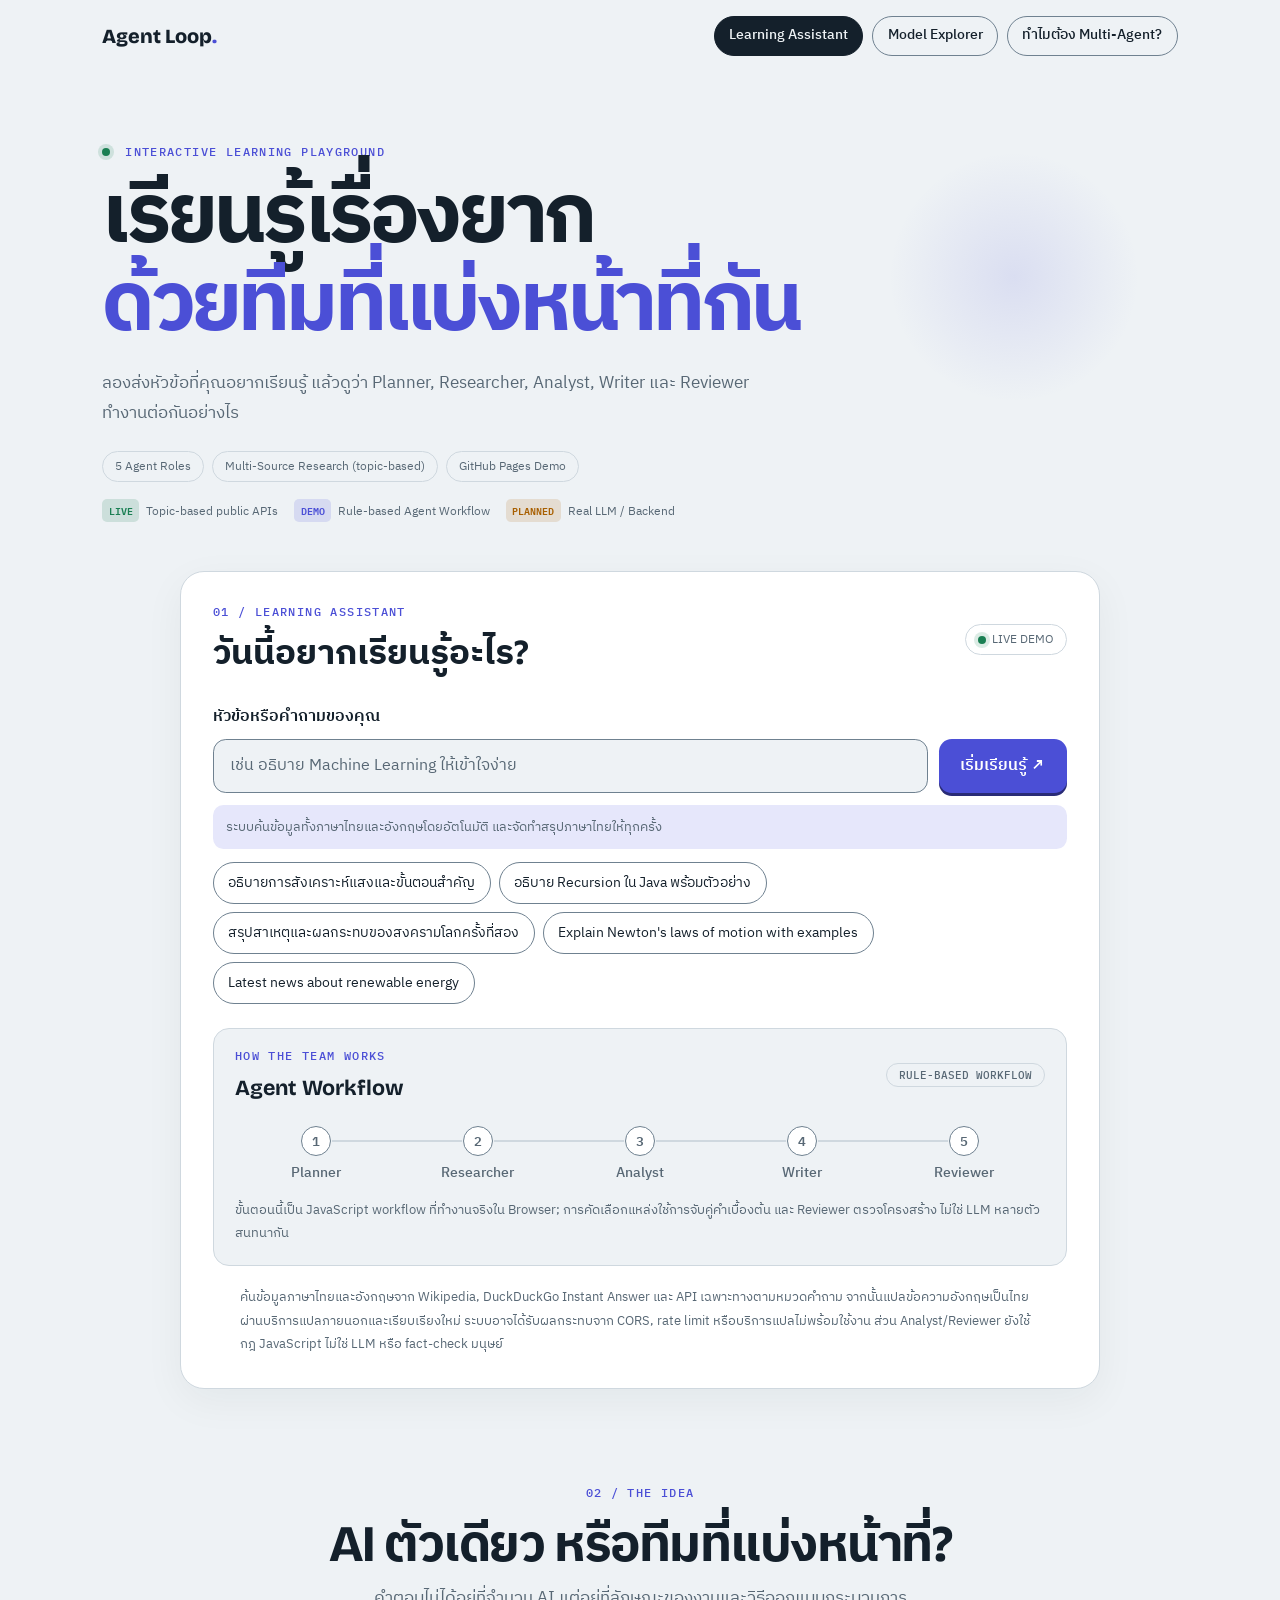
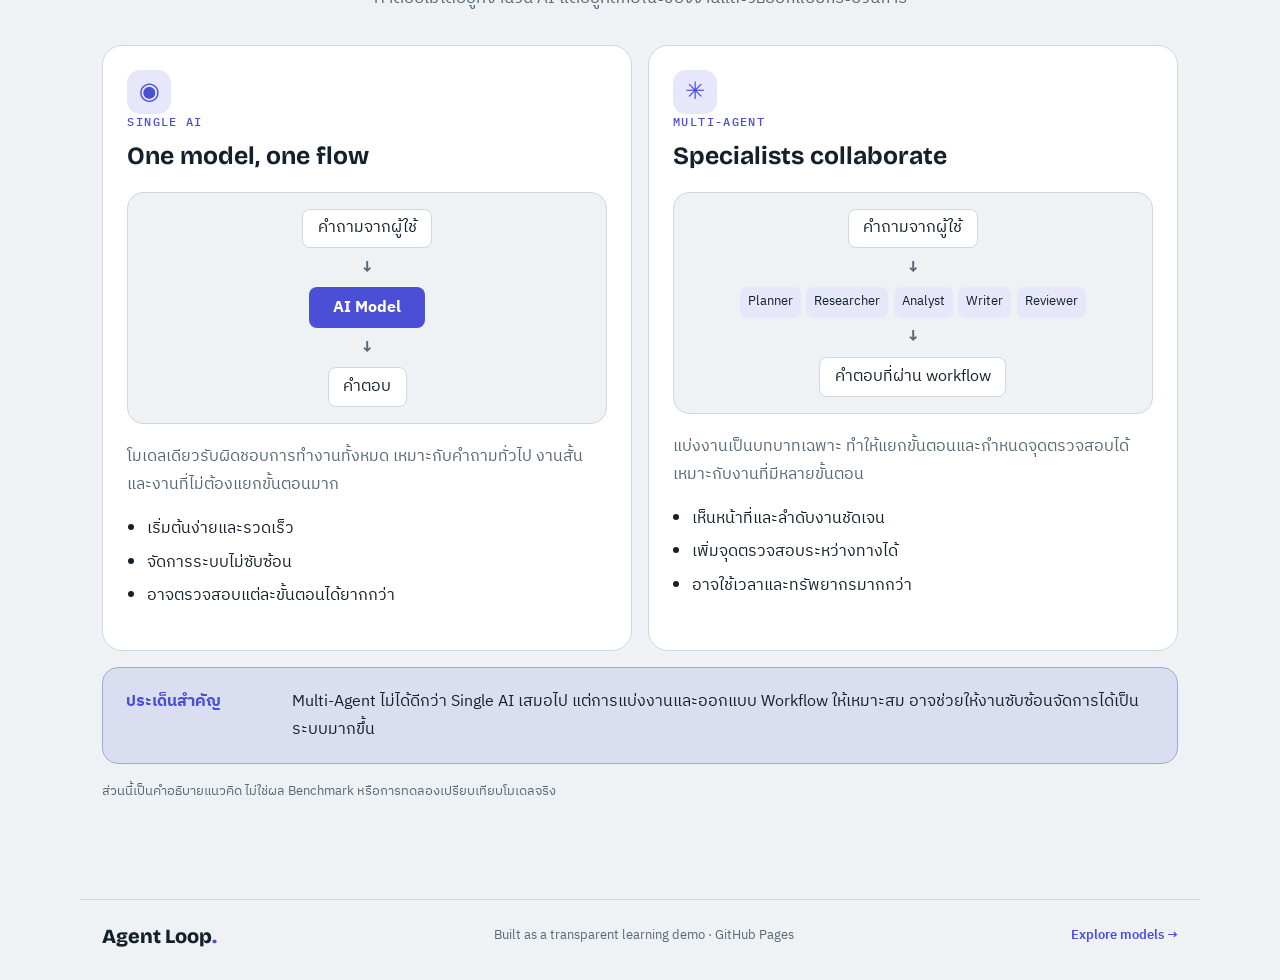
<file: index.html>
<!DOCTYPE html>
<html lang="th">
<head>
<meta charset="utf-8">
<meta name="viewport" content="width=device-width, initial-scale=1">
<meta name="description" content="ทดลองเรียนรู้ผ่าน Agent Workflow และเข้าใจความแตกต่างระหว่าง Single AI กับ Multi-Agent">
<title>Agent Loop · Learning Assistant</title>
<link rel="preconnect" href="https://fonts.googleapis.com">
<link rel="preconnect" href="https://fonts.gstatic.com" crossorigin>
<link href="https://fonts.googleapis.com/css2?family=Bricolage+Grotesque:wght@600;700;800&family=IBM+Plex+Sans+Thai:wght@400;500;600&family=IBM+Plex+Mono&display=swap" rel="stylesheet">
<link rel="stylesheet" href="style.css">
</head>
<body>
<nav class="nav" aria-label="เมนูหลัก">
  <a class="brand" href="index.html">Agent Loop<span class="brand-dot">.</span></a>
  <div class="nav-links">
    <a href="index.html" aria-current="page">Learning Assistant</a>
    <a href="models.html">Model Explorer</a>
    <a class="nav-anchor" href="#approach-comparison">ทำไมต้อง Multi-Agent?</a>
  </div>
</nav>

<header class="hero">
  <p class="eyebrow"><span class="live-dot"></span> INTERACTIVE LEARNING PLAYGROUND</p>
  <h1>เรียนรู้เรื่องยาก<br><span class="gradient-text">ด้วยทีมที่แบ่งหน้าที่กัน</span></h1>
  <p class="hero-copy">ลองส่งหัวข้อที่คุณอยากเรียนรู้ แล้วดูว่า Planner, Researcher, Analyst, Writer และ Reviewer ทำงานต่อกันอย่างไร</p>
  <div class="hero-tags"><span>5 Agent Roles</span><span>Multi-Source Research (topic-based)</span><span>GitHub Pages Demo</span></div>
  <div class="status-legend"><span><b class="legend-live">LIVE</b> Topic-based public APIs</span><span><b class="legend-demo">DEMO</b> Rule-based Agent Workflow</span><span><b class="legend-planned">PLANNED</b> Real LLM / Backend</span></div>
</header>

<main>
  <section class="workspace" aria-labelledby="ask-title">
    <div class="section-heading">
      <div><p class="eyebrow">01 / LEARNING ASSISTANT</p><h2 id="ask-title">วันนี้อยากเรียนรู้อะไร?</h2></div>
      <span class="status-pill"><span class="live-dot"></span> LIVE DEMO</span>
    </div>
    <form id="form" class="ask">
      <label for="q">หัวข้อหรือคำถามของคุณ</label>
      <div class="input-row"><input id="q" required maxlength="180" placeholder="เช่น อธิบาย Machine Learning ให้เข้าใจง่าย" autocomplete="off"><button class="run" id="go" type="submit">เริ่มเรียนรู้ <span aria-hidden="true">↗</span></button></div>
      <p class="micro-note search-language-note">ระบบค้นข้อมูลทั้งภาษาไทยและอังกฤษโดยอัตโนมัติ และจัดทำสรุปภาษาไทยให้ทุกครั้ง</p>
      <div id="chips" class="chips" aria-label="ตัวอย่างคำถาม"></div>
    </form>

    <section class="workflow-panel" aria-labelledby="workflow-title">
      <div class="panel-heading"><div><p class="eyebrow">HOW THE TEAM WORKS</p><h3 id="workflow-title">Agent Workflow</h3></div><span class="demo-label">RULE-BASED WORKFLOW</span></div>
      <ol id="pipe" class="pipe" aria-label="ลำดับการทำงานของ Agent"></ol>
      <p class="micro-note">ขั้นตอนนี้เป็น JavaScript workflow ที่ทำงานจริงใน Browser; การคัดเลือกแหล่งใช้การจับคู่คำเบื้องต้น และ Reviewer ตรวจโครงสร้าง ไม่ใช่ LLM หลายตัวสนทนากัน</p>
    </section>

    <section id="chat" class="result-area" hidden aria-live="polite">
      <div class="bubble user" id="ubub"></div>
      <div class="answer-card">
        <div class="answer-top"><span class="answer-mark">✳</span><div><p class="eyebrow">LEARNING RESULT</p><h3>สรุปสำหรับคุณ</h3></div></div>
        <p id="answer"></p>
        <details id="proc" class="process-details"><summary>ดูขั้นตอนการทำงาน <span id="status" class="status"></span></summary><ol id="trace" class="trace"></ol></details>
      </div>
      <article class="sheet-card" id="sheetBox" hidden>
        <div class="sheet-header"><div><p class="eyebrow">YOUR STUDY SHEET</p><h3>ชีทสรุป</h3></div><span class="status-pill">GENERATED IN BROWSER</span></div>
        <div id="sheet" class="sheet"></div>
        <div class="acts"><button type="button" id="dl" class="primary">ดาวน์โหลด .md</button><button type="button" id="copy">คัดลอก Markdown</button></div>
      </article>
    </section>
    <p class="disclaimer">ค้นข้อมูลภาษาไทยและอังกฤษจาก Wikipedia, DuckDuckGo Instant Answer และ API เฉพาะทางตามหมวดคำถาม จากนั้นแปลข้อความอังกฤษเป็นไทยผ่านบริการแปลภายนอกและเรียบเรียงใหม่ ระบบอาจได้รับผลกระทบจาก CORS, rate limit หรือบริการแปลไม่พร้อมใช้งาน ส่วน Analyst/Reviewer ยังใช้กฎ JavaScript ไม่ใช่ LLM หรือ fact-check มนุษย์</p>
  </section>

  <section id="approach-comparison" class="comparison-section">
    <div class="comparison-intro">
      <p class="eyebrow">02 / THE IDEA</p>
      <h2>AI ตัวเดียว หรือทีมที่แบ่งหน้าที่?</h2>
      <p>คำตอบไม่ได้อยู่ที่จำนวน AI แต่อยู่ที่ลักษณะของงานและวิธีออกแบบกระบวนการ</p>
    </div>
    <div class="comparison-grid">
      <article class="compare-card single">
        <div class="compare-icon">◉</div><p class="eyebrow">SINGLE AI</p><h3>One model, one flow</h3>
        <div class="single-flow"><span>คำถามจากผู้ใช้</span><b>↓</b><strong>AI Model</strong><b>↓</b><span>คำตอบ</span></div>
        <p>โมเดลเดียวรับผิดชอบการทำงานทั้งหมด เหมาะกับคำถามทั่วไป งานสั้น และงานที่ไม่ต้องแยกขั้นตอนมาก</p>
        <ul><li>เริ่มต้นง่ายและรวดเร็ว</li><li>จัดการระบบไม่ซับซ้อน</li><li>อาจตรวจสอบแต่ละขั้นตอนได้ยากกว่า</li></ul>
      </article>
      <article class="compare-card multi">
        <div class="compare-icon">✳</div><p class="eyebrow">MULTI-AGENT</p><h3>Specialists collaborate</h3>
        <div class="multi-flow">
          <span>คำถามจากผู้ใช้</span><b>↓</b>
          <div class="agent-mini"><i>Planner</i><i>Researcher</i><i>Analyst</i><i>Writer</i><i>Reviewer</i></div>
          <b>↓</b><span>คำตอบที่ผ่าน workflow</span>
        </div>
        <p>แบ่งงานเป็นบทบาทเฉพาะ ทำให้แยกขั้นตอนและกำหนดจุดตรวจสอบได้ เหมาะกับงานที่มีหลายขั้นตอน</p>
        <ul><li>เห็นหน้าที่และลำดับงานชัดเจน</li><li>เพิ่มจุดตรวจสอบระหว่างทางได้</li><li>อาจใช้เวลาและทรัพยากรมากกว่า</li></ul>
      </article>
    </div>
    <div class="takeaway"><strong>ประเด็นสำคัญ</strong><p>Multi-Agent ไม่ได้ดีกว่า Single AI เสมอไป แต่การแบ่งงานและออกแบบ Workflow ให้เหมาะสม อาจช่วยให้งานซับซ้อนจัดการได้เป็นระบบมากขึ้น</p></div>
    <p class="micro-note">ส่วนนี้เป็นคำอธิบายแนวคิด ไม่ใช่ผล Benchmark หรือการทดลองเปรียบเทียบโมเดลจริง</p>
  </section>
</main>
<footer><a class="brand" href="index.html">Agent Loop<span class="brand-dot">.</span></a><span>Built as a transparent learning demo · GitHub Pages</span><a href="models.html">Explore models →</a></footer>
<script src="data.js"></script><script src="tools.js"></script><script src="app.js"></script>
</body>
</html>
</file>
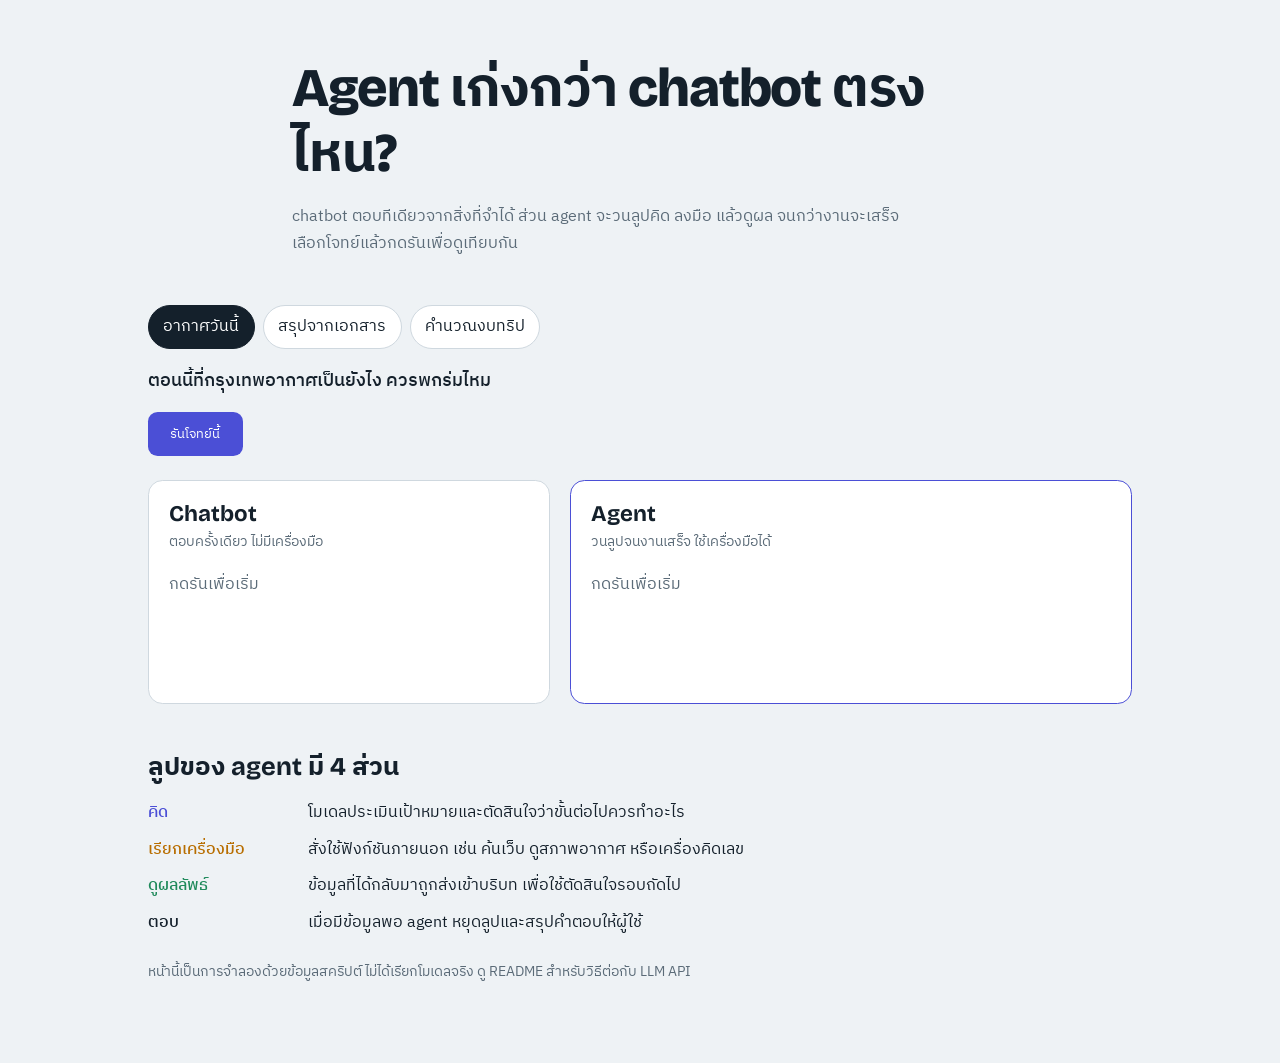
<file: agent-loop-playground/index.html>
<!DOCTYPE html>
<html lang="th">
<head>
<meta charset="utf-8">
<meta name="viewport" content="width=device-width, initial-scale=1">
<title>Agent Loop Playground</title>
<meta name="description" content="ดูว่า AI agent ต่างจาก chatbot ธรรมดายังไง ด้วยการจำลองลูป คิด → เรียกเครื่องมือ → ดูผล ทีละขั้น">
<link rel="preconnect" href="https://fonts.googleapis.com">
<link rel="preconnect" href="https://fonts.gstatic.com" crossorigin>
<link href="https://fonts.googleapis.com/css2?family=Bricolage+Grotesque:wght@600;800&family=IBM+Plex+Sans+Thai:wght@400;500&family=IBM+Plex+Mono&display=swap" rel="stylesheet">
<link rel="stylesheet" href="style.css">
</head>
<body>
<header class="hero">
  <h1>Agent เก่งกว่า chatbot ตรงไหน?</h1>
  <p>chatbot ตอบทีเดียวจากสิ่งที่จำได้ ส่วน agent จะวนลูปคิด ลงมือ แล้วดูผล จนกว่างานจะเสร็จ เลือกโจทย์แล้วกดรันเพื่อดูเทียบกัน</p>
</header>

<main>
  <section class="controls" aria-label="เลือกโจทย์">
    <div id="chips" class="chips" role="radiogroup" aria-label="โจทย์ตัวอย่าง"></div>
    <p id="task" class="task"></p>
    <button id="run" class="run">รันโจทย์นี้</button>
  </section>

  <section class="compare">
    <article class="panel">
      <h2>Chatbot</h2>
      <p class="sub">ตอบครั้งเดียว ไม่มีเครื่องมือ</p>
      <div id="bot" class="out" aria-live="polite"></div>
    </article>
    <article class="panel agent">
      <h2>Agent <span id="round" class="round"></span></h2>
      <p class="sub">วนลูปจนงานเสร็จ ใช้เครื่องมือได้</p>
      <ol id="trace" class="trace" aria-live="polite"></ol>
    </article>
  </section>

  <section class="explain">
    <h2>ลูปของ agent มี 4 ส่วน</h2>
    <dl>
      <dt class="k-think">คิด</dt><dd>โมเดลประเมินเป้าหมายและตัดสินใจว่าขั้นต่อไปควรทำอะไร</dd>
      <dt class="k-tool">เรียกเครื่องมือ</dt><dd>สั่งใช้ฟังก์ชันภายนอก เช่น ค้นเว็บ ดูสภาพอากาศ หรือเครื่องคิดเลข</dd>
      <dt class="k-observe">ดูผลลัพธ์</dt><dd>ข้อมูลที่ได้กลับมาถูกส่งเข้าบริบท เพื่อใช้ตัดสินใจรอบถัดไป</dd>
      <dt class="k-answer">ตอบ</dt><dd>เมื่อมีข้อมูลพอ agent หยุดลูปและสรุปคำตอบให้ผู้ใช้</dd>
    </dl>
    <p class="note">หน้านี้เป็นการจำลองด้วยข้อมูลสคริปต์ ไม่ได้เรียกโมเดลจริง ดู README สำหรับวิธีต่อกับ LLM API</p>
  </section>
</main>
<script src="app.js"></script>
</body>
</html>
</file>
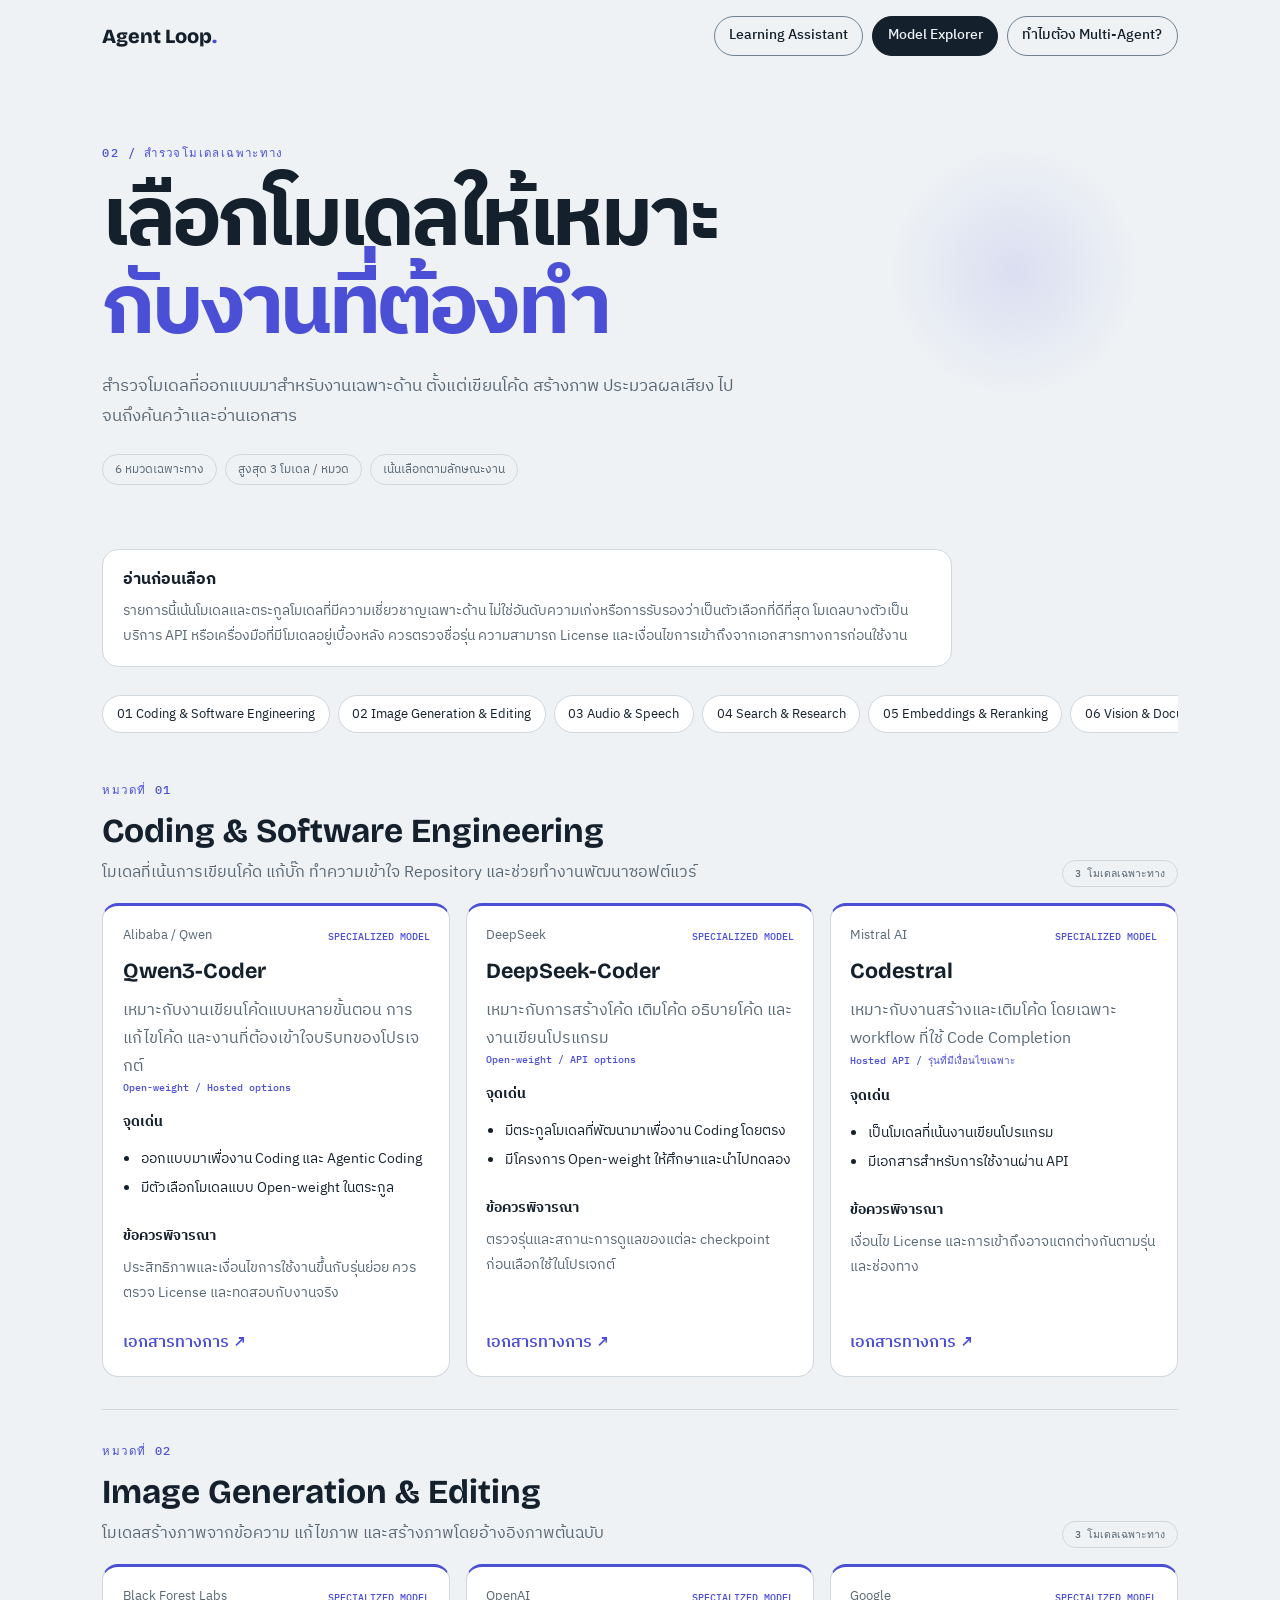
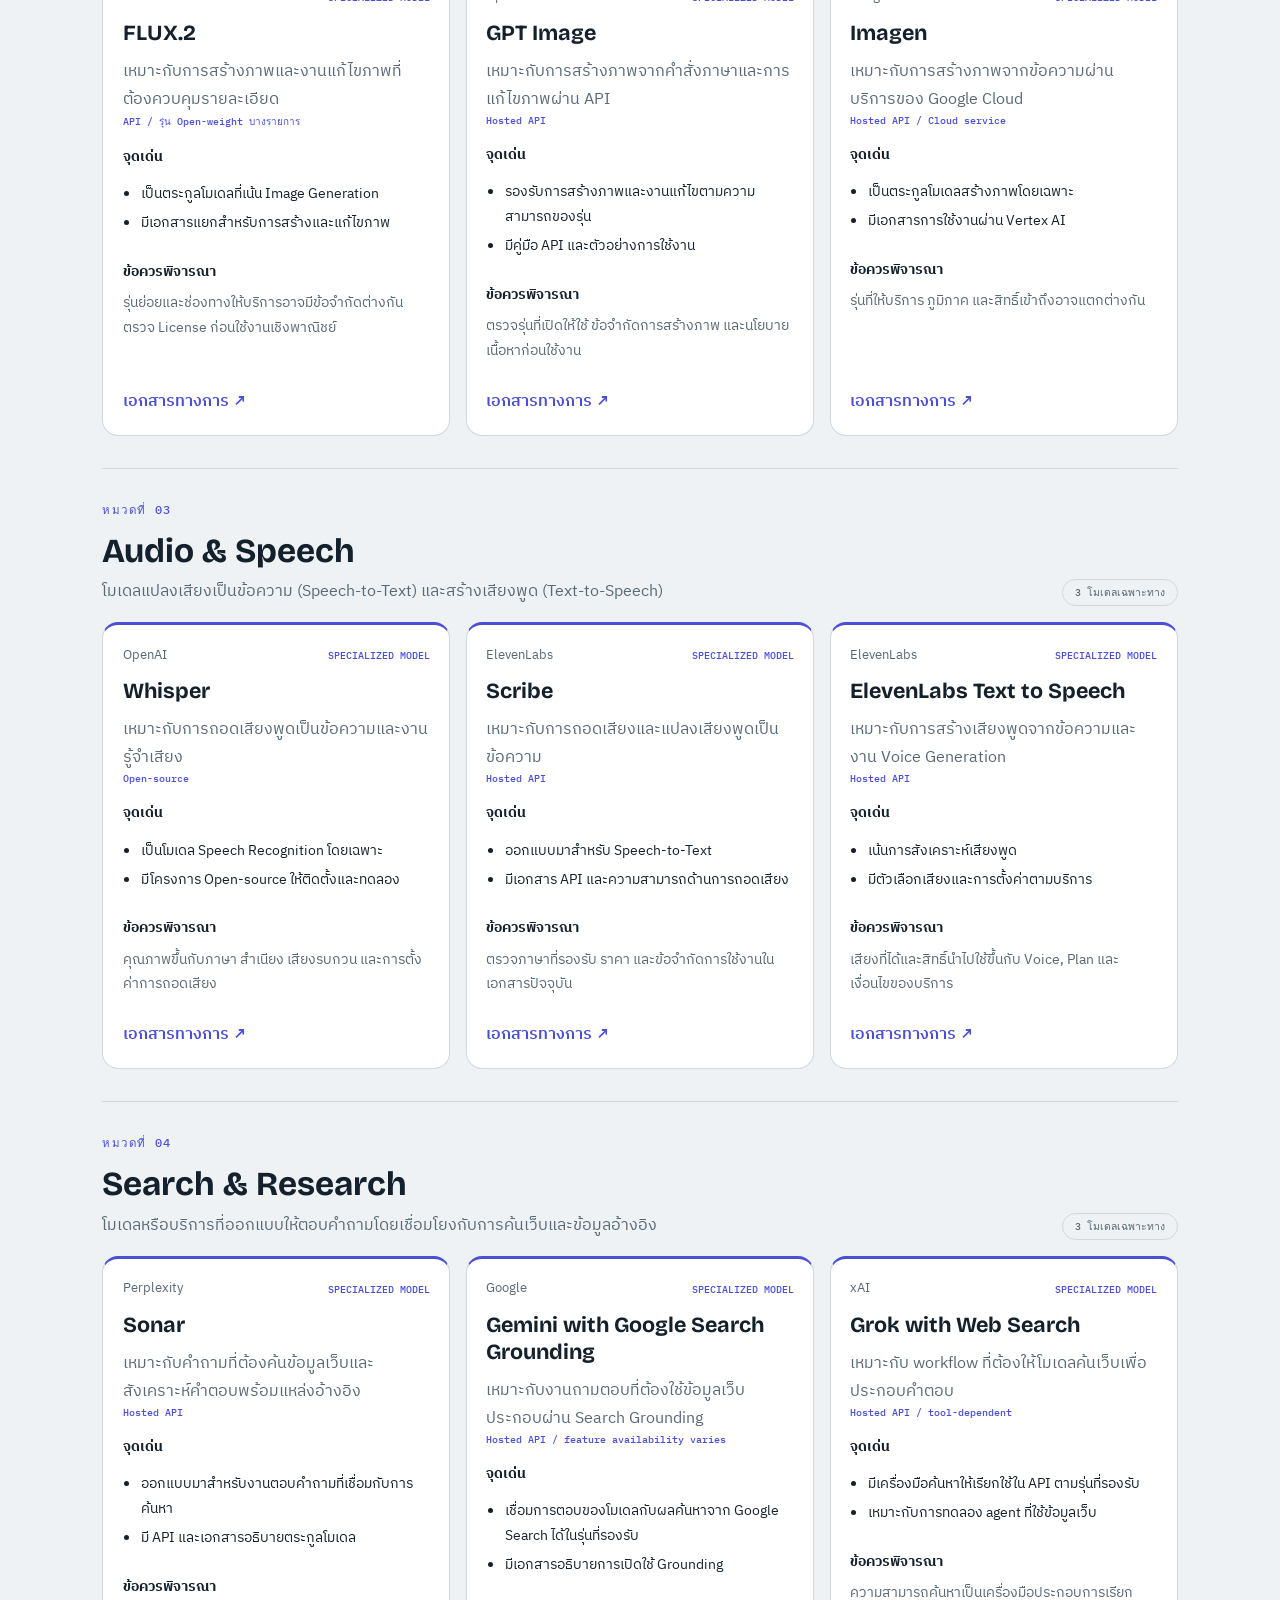
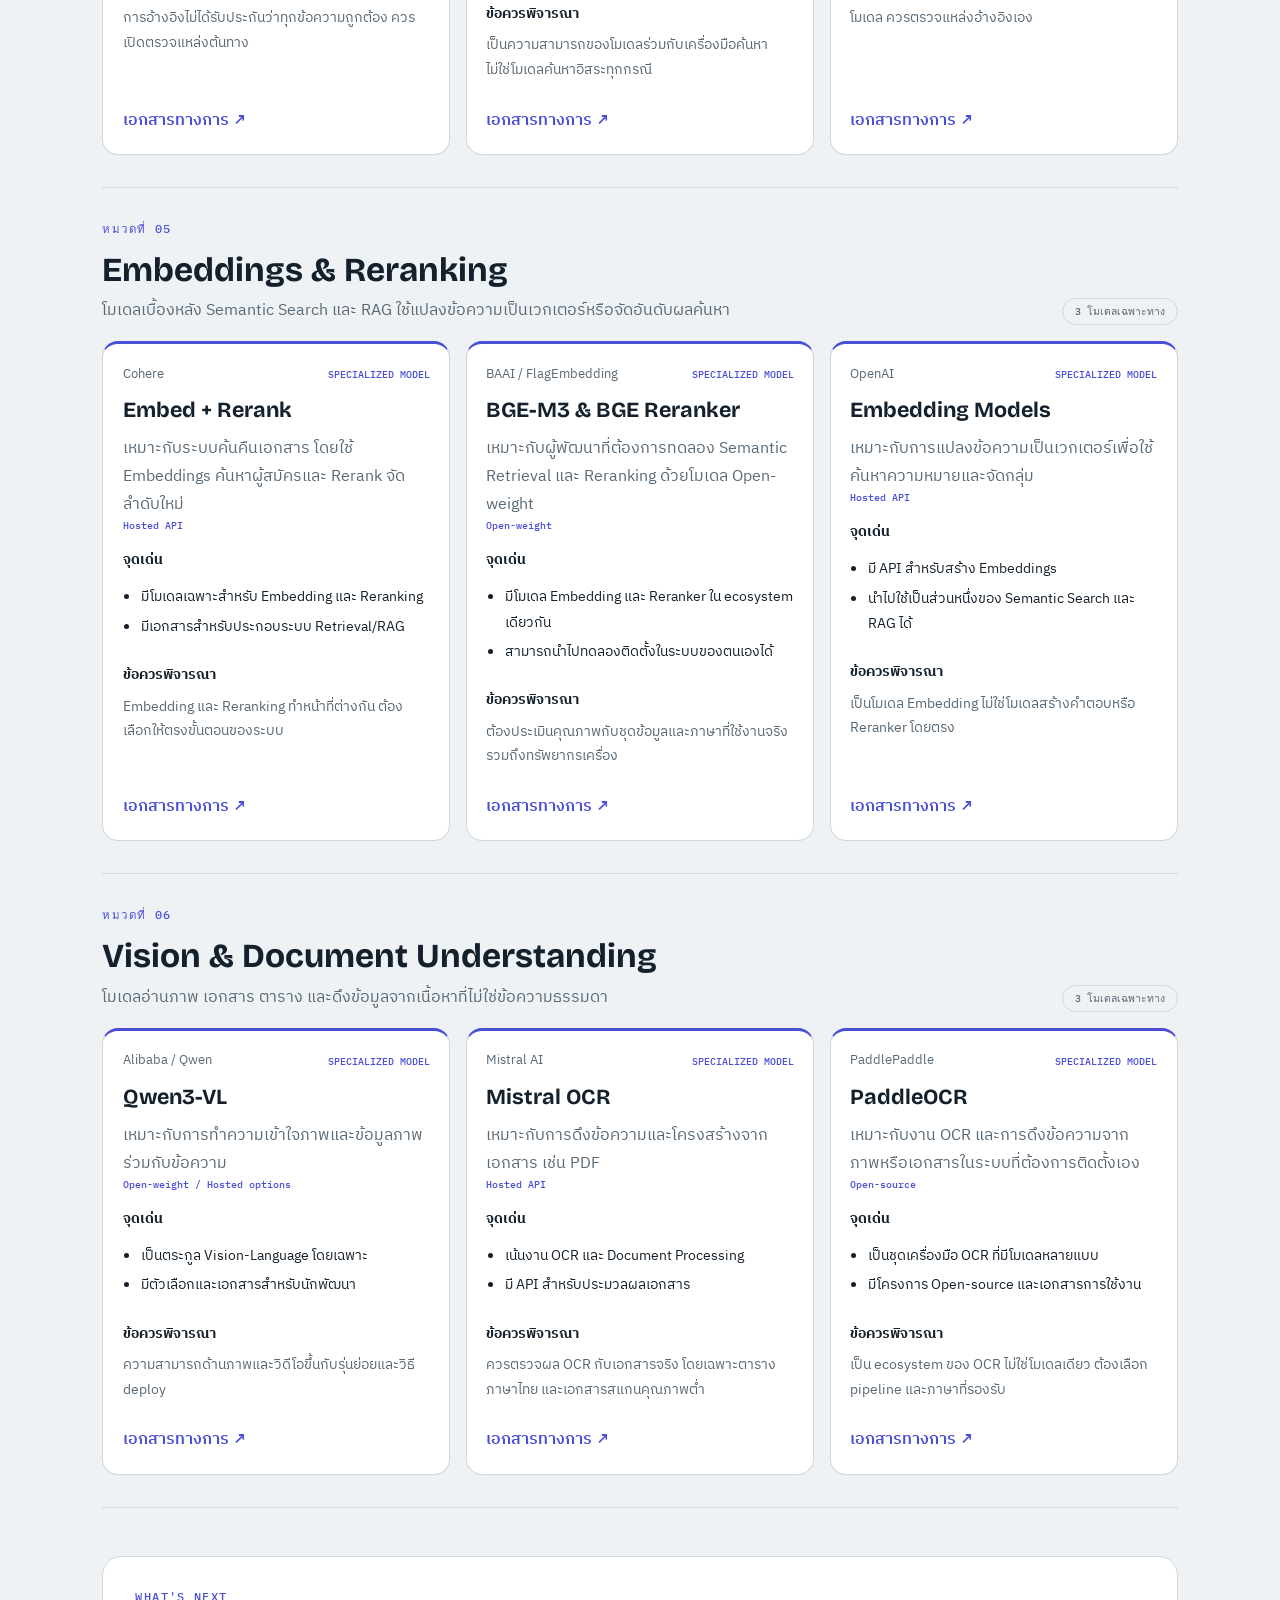
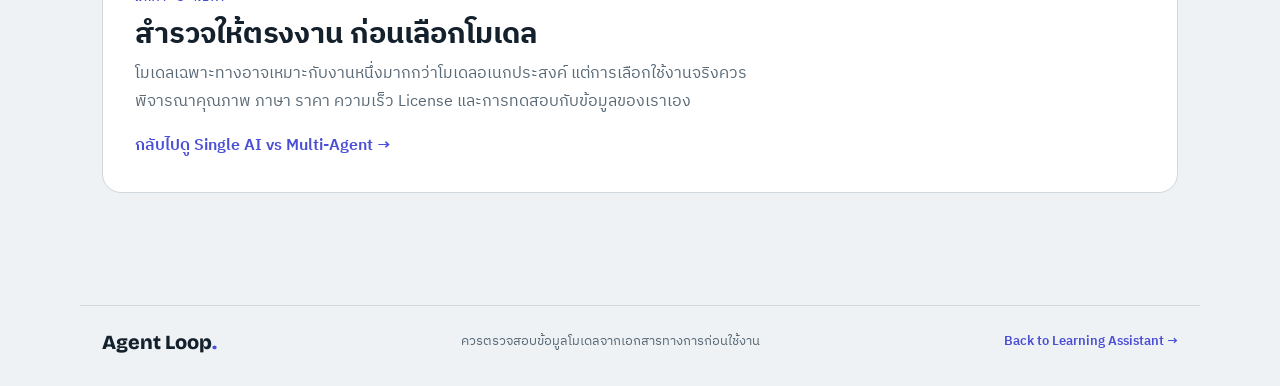
<file: agents.html>
<!DOCTYPE html>
<html lang="th"><head><meta charset="utf-8"><meta name="viewport" content="width=device-width, initial-scale=1"><meta http-equiv="refresh" content="0; url=models.html"><title>ย้ายหน้าแล้ว · Agent Loop</title><link rel="stylesheet" href="style.css"></head>
<body><main class="redirect-page"><h1>หน้านี้ถูกรวมเข้ากับ Model Explorer แล้ว</h1><p>กำลังพาไปยังหน้าใหม่ หากไม่เปลี่ยนหน้าอัตโนมัติ <a href="models.html">กดที่นี่</a></p></main><script>location.replace("models.html");</script></body></html>
</file>
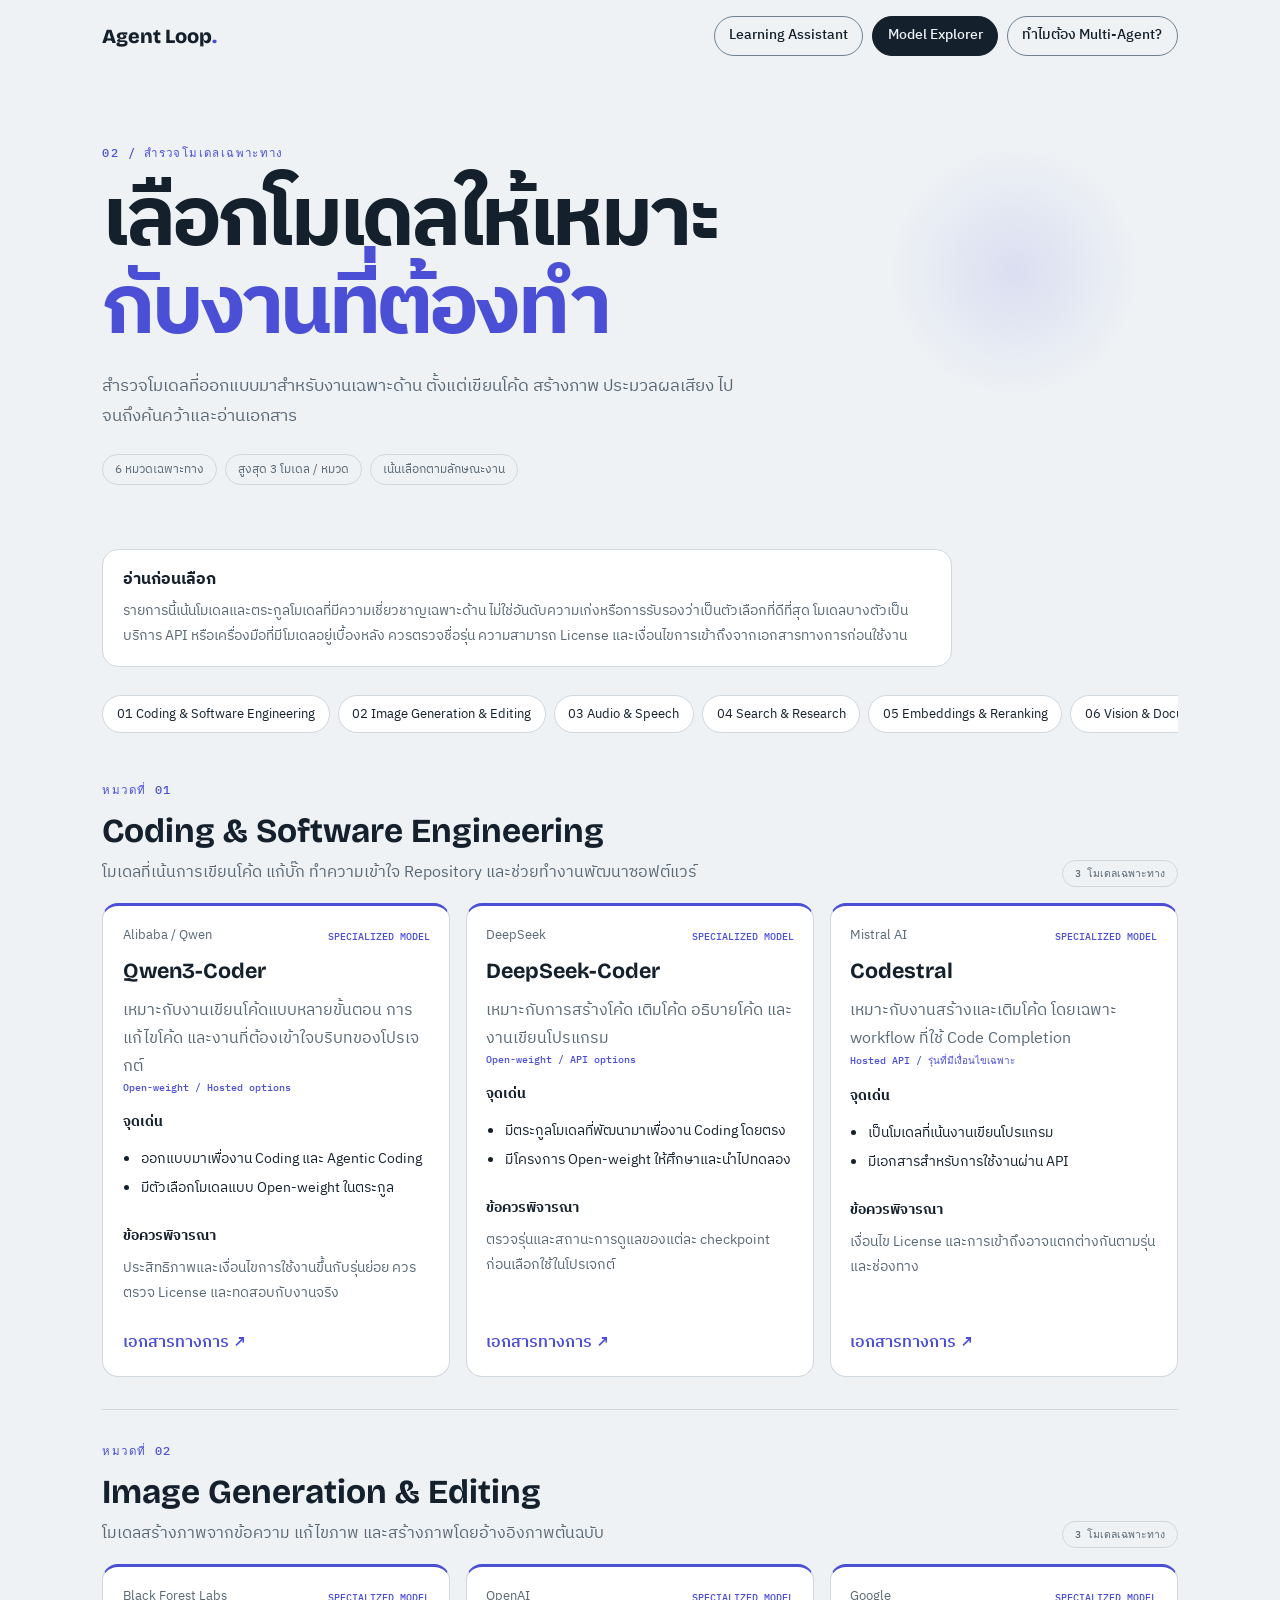
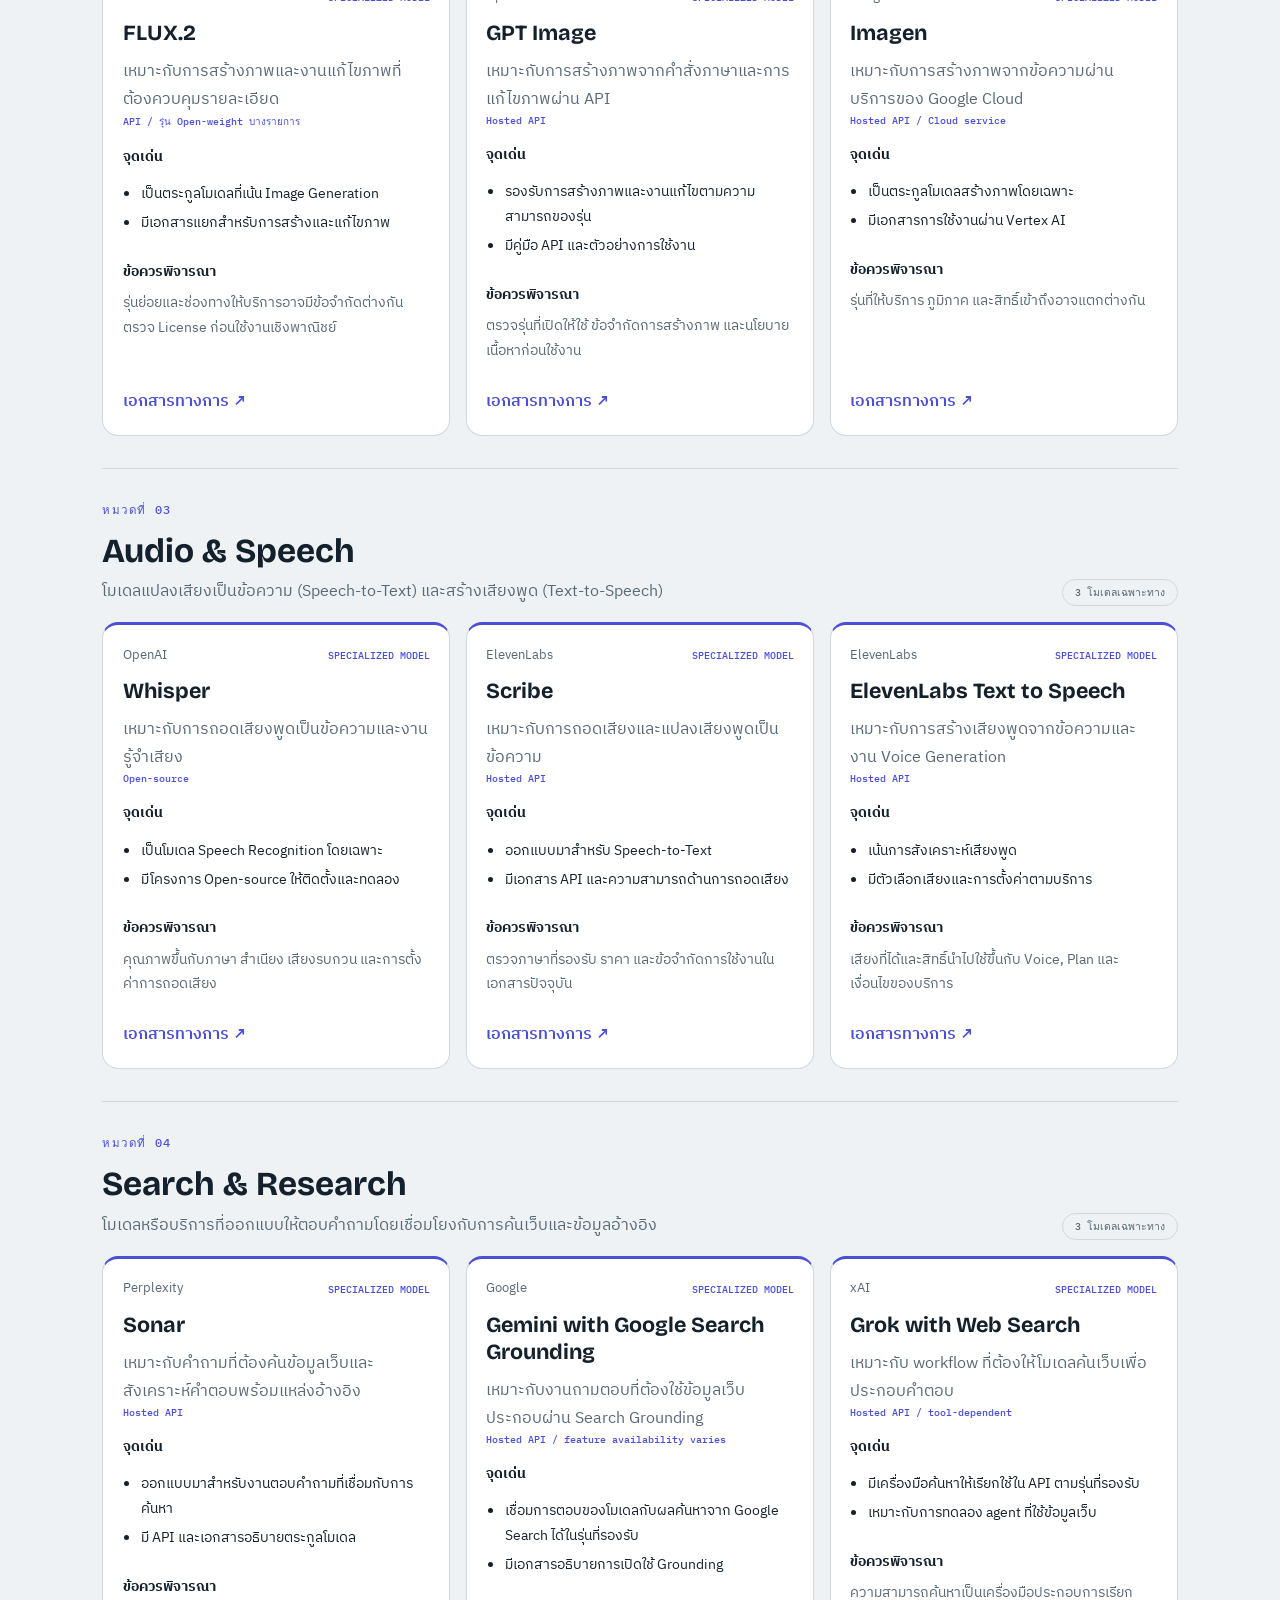
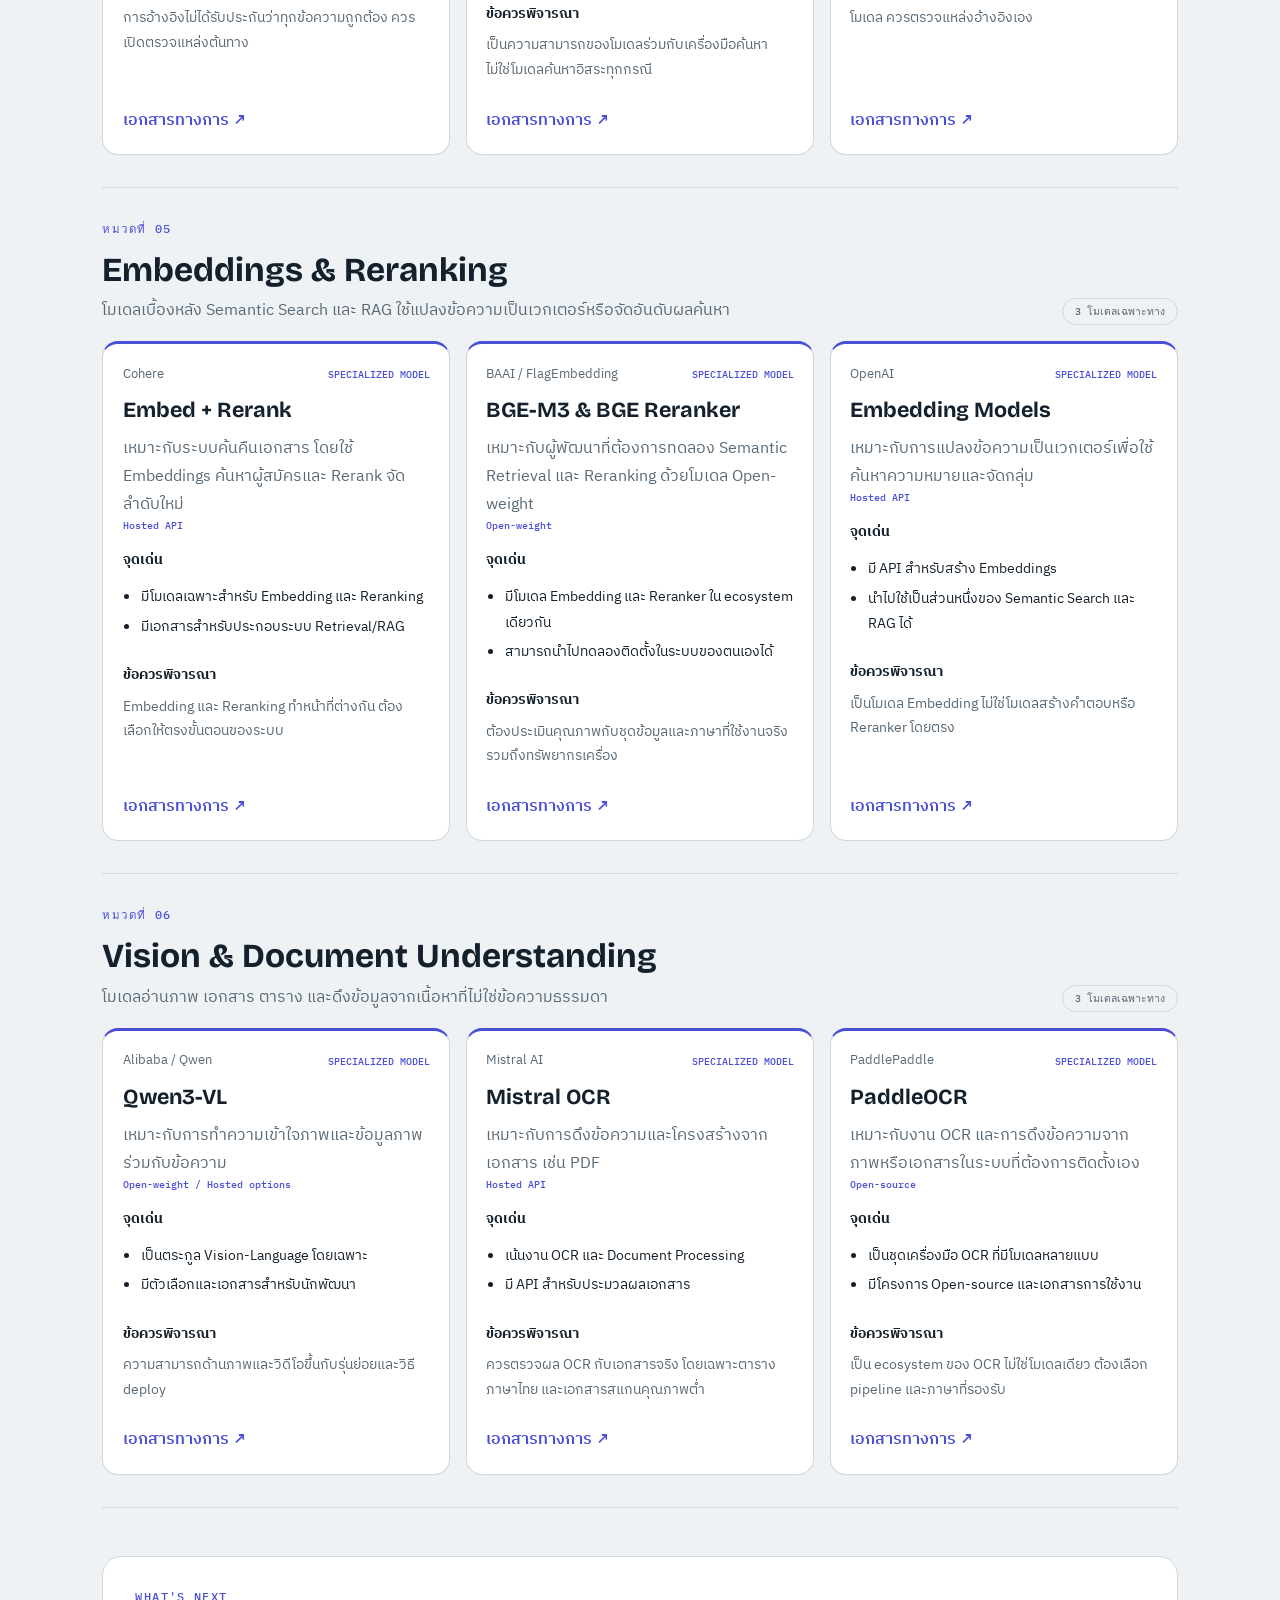
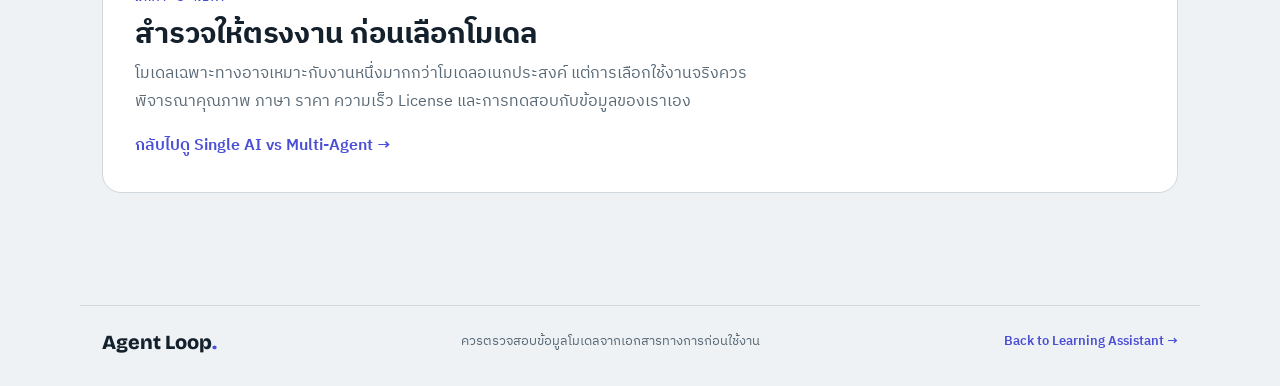
<file: models.html>
<!DOCTYPE html>
<html lang="th">
<head>
<meta charset="utf-8">
<meta name="viewport" content="width=device-width, initial-scale=1">
<meta name="description" content="สำรวจ AI model families ตามประเภทงาน พร้อมจุดเด่น ข้อควรพิจารณา และเอกสารทางการ">
<title>Model Explorer · Agent Loop</title>
<link rel="preconnect" href="https://fonts.googleapis.com">
<link rel="preconnect" href="https://fonts.gstatic.com" crossorigin>
<link href="https://fonts.googleapis.com/css2?family=Bricolage+Grotesque:wght@600;700;800&family=IBM+Plex+Sans+Thai:wght@400;500;600&family=IBM+Plex+Mono&display=swap" rel="stylesheet">
<link rel="stylesheet" href="style.css">
</head>
<body>
<nav class="nav" aria-label="เมนูหลัก">
  <a class="brand" href="index.html">Agent Loop<span class="brand-dot">.</span></a>
  <div class="nav-links"><a href="index.html">Learning Assistant</a><a href="models.html" aria-current="page">Model Explorer</a><a class="nav-anchor" href="index.html#approach-comparison">ทำไมต้อง Multi-Agent?</a></div>
</nav>
<header class="hero model-hero">
  <p class="eyebrow">02 / สำรวจโมเดลเฉพาะทาง</p>
  <h1>เลือกโมเดลให้เหมาะ<br><span class="gradient-text">กับงานที่ต้องทำ</span></h1>
  <p class="hero-copy">สำรวจโมเดลที่ออกแบบมาสำหรับงานเฉพาะด้าน ตั้งแต่เขียนโค้ด สร้างภาพ ประมวลผลเสียง ไปจนถึงค้นคว้าและอ่านเอกสาร</p>
  <div class="hero-tags"><span>6 หมวดเฉพาะทาง</span><span>สูงสุด 3 โมเดล / หมวด</span><span>เน้นเลือกตามลักษณะงาน</span></div>
</header>
<main class="models-main">
  <div class="explorer-note"><strong>อ่านก่อนเลือก</strong><p>รายการนี้เน้นโมเดลและตระกูลโมเดลที่มีความเชี่ยวชาญเฉพาะด้าน ไม่ใช่อันดับความเก่งหรือการรับรองว่าเป็นตัวเลือกที่ดีที่สุด โมเดลบางตัวเป็นบริการ API หรือเครื่องมือที่มีโมเดลอยู่เบื้องหลัง ควรตรวจชื่อรุ่น ความสามารถ License และเงื่อนไขการเข้าถึงจากเอกสารทางการก่อนใช้งาน</p></div>
  <div id="category-nav" class="category-nav" aria-label="เลือกหมวดหมู่"></div>
  <div id="model-categories" class="model-categories"></div>
  <section class="future-note"><p class="eyebrow">WHAT'S NEXT</p><h2>สำรวจให้ตรงงาน ก่อนเลือกโมเดล</h2><p>โมเดลเฉพาะทางอาจเหมาะกับงานหนึ่งมากกว่าโมเดลอเนกประสงค์ แต่การเลือกใช้งานจริงควรพิจารณาคุณภาพ ภาษา ราคา ความเร็ว License และการทดสอบกับข้อมูลของเราเอง</p><a href="index.html#approach-comparison">กลับไปดู Single AI vs Multi-Agent →</a></section>
</main>
<footer><a class="brand" href="index.html">Agent Loop<span class="brand-dot">.</span></a><span>ควรตรวจสอบข้อมูลโมเดลจากเอกสารทางการก่อนใช้งาน</span><a href="index.html">Back to Learning Assistant →</a></footer>
<script src="data.js"></script><script src="models.js"></script>
</body>
</html>
</file>
<file: style.css>
:root{--bg:#eef2f5;--surface:#fff;--ink:#14202b;--mute:#586875;--line:#cfd8df;--edge:#6f8190;--think:#4b4fd6;--tool:#a85f00;--observe:#1a7f53;--soft:#e6e7fb;--on:#fff;--glow:rgba(75,79,214,.12);color-scheme:light}
@media(prefers-color-scheme:dark){:root{--bg:#0f1720;--surface:#17212b;--ink:#e8eef3;--mute:#9fb0be;--line:#2b3a47;--edge:#6f8294;--think:#9a9dff;--tool:#f0a64a;--observe:#4fcf9a;--soft:#232647;--on:#0f1720;--glow:rgba(154,157,255,.12);color-scheme:dark}}
*{box-sizing:border-box}
html{scroll-behavior:smooth;scroll-padding-top:90px}
body{margin:0;background:var(--bg);color:var(--ink);font:400 1rem/1.75 "IBM Plex Sans Thai",system-ui,sans-serif}
h1,h2,h3{font-family:"Bricolage Grotesque","IBM Plex Sans Thai",sans-serif;line-height:1.25;margin:0}
p{margin-top:.5rem}
a{color:var(--think)}
.nav{display:flex;gap:1rem;align-items:center;justify-content:space-between;max-width:70rem;margin:0 auto;padding:1rem 1.4rem;position:relative;z-index:2}
.brand{font:800 1.25rem "Bricolage Grotesque",sans-serif;color:var(--ink);text-decoration:none;white-space:nowrap}.brand-dot{color:var(--think)}
.nav-links{display:flex;align-items:center;gap:.55rem;flex-wrap:wrap}.nav-links a{color:var(--ink);text-decoration:none;min-height:40px;display:inline-flex;align-items:center;padding:0 .9rem;border:1px solid var(--edge);border-radius:999px;font-weight:500;font-size:.9rem}.nav-links a:hover{border-color:var(--think);background:var(--soft)}.nav-links a[aria-current]{background:var(--ink);color:var(--bg);border-color:var(--ink)}
.hero{max-width:70rem;margin:0 auto;padding:4.5rem 1.4rem 3rem;position:relative}.hero:after{content:"";position:absolute;right:5%;top:15%;width:260px;height:260px;border-radius:50%;background:radial-gradient(circle,var(--glow),transparent 68%);pointer-events:none;z-index:-1}
.eyebrow{font:500 .72rem "IBM Plex Mono",monospace;letter-spacing:.12em;color:var(--think);margin:0 0 .75rem}.live-dot{display:inline-block;width:8px;height:8px;border-radius:50%;background:var(--observe);margin-right:.4rem;box-shadow:0 0 0 4px color-mix(in srgb,var(--observe) 15%,transparent)}
.hero h1{font-size:clamp(2.6rem,7vw,5.2rem);font-weight:800;letter-spacing:-.045em;line-height:1.06;max-width:850px}.gradient-text{color:var(--think)}.hero-copy{font-size:1.08rem;color:var(--mute);max-width:650px;margin:1.3rem 0 1.4rem}.hero-tags{display:flex;gap:.5rem;flex-wrap:wrap}.hero-tags span,.status-pill,.demo-label,.count-label{border:1px solid var(--line);border-radius:999px;padding:.25rem .75rem;font-size:.76rem;color:var(--mute)}
main{max-width:70rem;margin:0 auto;padding:0 1.4rem 4rem}
.workspace{max-width:920px;margin:0 auto;padding:2rem;background:var(--surface);border:1px solid var(--line);border-radius:1.5rem;box-shadow:0 12px 40px rgba(20,32,43,.05)}
.section-heading,.panel-heading,.sheet-header{display:flex;justify-content:space-between;align-items:center;gap:1rem}.section-heading h2{font-size:clamp(1.5rem,4vw,2.2rem)}
.status-pill{display:inline-flex;align-items:center;white-space:nowrap}.ask{margin:1.7rem 0 1.5rem}.ask label{font-weight:600}.input-row{display:flex;gap:.65rem;margin:.5rem 0 .8rem}
input{flex:1;min-width:0;min-height:54px;font:inherit;padding:.7rem 1rem;border:1.5px solid var(--edge);border-radius:.8rem;background:var(--bg);color:var(--ink)}input::placeholder{color:var(--mute)}
button{font:inherit;cursor:pointer}.run{min-height:54px;background:var(--think);color:var(--on);border:0;padding:0 1.35rem;border-radius:.8rem;font-weight:600;box-shadow:0 3px 0 color-mix(in srgb,var(--think) 55%,#000)}.run:hover{filter:brightness(1.08)}.run:active{transform:translateY(1px);box-shadow:none}.run:disabled{opacity:.55;cursor:wait}
.chips{display:flex;flex-wrap:wrap;gap:.5rem}.chip,.acts button{min-height:42px;display:inline-flex;align-items:center;border:1px solid var(--edge);background:var(--surface);color:var(--ink);padding:0 .9rem;border-radius:999px;font-size:.88rem}.chip:hover,.acts button:hover{border-color:var(--think);background:var(--soft)}
.workflow-panel{background:var(--bg);border:1px solid var(--line);border-radius:1rem;padding:1.2rem 1.3rem;margin-top:1.5rem}.panel-heading h3{font-size:1.35rem}.demo-label{font:500 .66rem "IBM Plex Mono",monospace}
.pipe{display:flex;list-style:none;margin:1.5rem 0 .3rem;padding:0;counter-reset:step}.pipe li{flex:1;min-width:0;position:relative;text-align:center;font-size:.85rem;font-weight:500;color:var(--mute);padding-top:2.25rem;overflow-wrap:anywhere}.pipe li:before{content:counter(step);counter-increment:step;position:absolute;top:0;left:50%;transform:translateX(-50%);width:1.75rem;height:1.75rem;border-radius:50%;border:1.5px solid var(--edge);background:var(--surface);display:grid;place-items:center;font:600 .8rem "IBM Plex Mono",monospace;z-index:1}.pipe li:after{content:"";position:absolute;top:.83rem;left:calc(50% + 1rem);right:calc(-50% + 1rem);height:2px;background:var(--line)}.pipe li:last-child:after{display:none}.pipe li.done{color:var(--ink)}.pipe li.done:before{content:"✓";background:var(--observe);border-color:var(--observe);color:white}.pipe li.done:after{background:var(--observe)}.pipe li.active{color:var(--ink);font-weight:600}.pipe li.active:before{border-color:var(--think);box-shadow:0 0 0 4px var(--soft);animation:pulse 1.3s infinite}.pipe li.fail:before{content:"!";border-color:var(--tool);color:var(--tool)}
@keyframes pulse{50%{box-shadow:0 0 0 7px var(--soft)}}.micro-note,.disclaimer,.note{color:var(--mute);font-size:.83rem}.micro-note{margin:.8rem 0 0}.disclaimer{max-width:800px;margin:1.3rem auto 0}
.result-area{margin-top:1.6rem}.bubble{border-radius:1rem;padding:.8rem 1rem;margin:.8rem 0;max-width:80%;width:fit-content}.bubble.user{background:var(--ink);color:var(--bg);margin-left:auto;border-bottom-right-radius:.25rem;font-size:.92rem}
.answer-card,.sheet-card{background:var(--bg);border:1px solid var(--line);border-radius:1rem;padding:1.25rem;margin-top:.8rem}.answer-top{display:flex;align-items:center;gap:.7rem}.answer-mark{font-size:1.6rem;color:var(--think)}.answer-top .eyebrow{margin:0}.answer-top h3,.sheet-header h3{font-size:1.35rem}.answer-card>p{margin:.8rem 0 1rem}
.busy:before{content:"";display:inline-block;width:.85em;height:.85em;margin-right:.5em;vertical-align:-.1em;border:2px solid var(--line);border-top-color:var(--think);border-radius:50%;animation:spin .8s linear infinite}@keyframes spin{to{transform:rotate(360deg)}}
details summary{cursor:pointer;display:flex;align-items:center;gap:8px;min-height:46px;padding:8px 13px;border:1px solid var(--edge);border-radius:10px;background:var(--surface);color:var(--ink);font-weight:600;list-style:none}details summary:before{content:"▸";color:var(--think)}details[open] summary:before{transform:rotate(90deg)}details summary::-webkit-details-marker{display:none}.status{margin-left:auto;color:var(--mute);font-size:.8rem;font-weight:400}
.trace{list-style:none;margin:1rem 0 0;padding:0;display:grid;gap:.7rem}.step{border-left:3px solid var(--step-color);padding:.1rem 0 .1rem .8rem;overflow-wrap:anywhere}.step b{color:var(--step-color);font-size:.88rem}.step p{margin:0}.step code{display:block;font:.78rem/1.5 "IBM Plex Mono",monospace;background:var(--surface);padding:.4rem .6rem;border-radius:.4rem;margin-top:.3rem;overflow-wrap:anywhere}.step.msg{--step-color:var(--think)}.step.tool{--step-color:var(--tool)}.step.observe{--step-color:var(--observe)}
.sheet-card{background:var(--surface);margin-top:1rem}.sheet{margin-top:1rem}.sheet h3{font-size:1.45rem}.sheet h4{margin:1.2rem 0 .3rem;color:var(--think);font-size:.95rem}.sheet p,.sheet ul,.sheet ol{margin:.2rem 0}.sheet li{margin:.4rem 0}.sheet a{color:var(--think)}.kws{display:flex;flex-wrap:wrap;gap:.4rem}.kw{background:var(--soft);color:var(--ink);padding:.1rem .7rem;border-radius:999px;font-size:.88rem}.acts{display:flex;flex-wrap:wrap;gap:.5rem;margin-top:1.2rem}.acts button.primary{background:var(--think);border-color:var(--think);color:white;font-weight:600}
.comparison-section{padding:6rem 0 2rem;scroll-margin-top:30px}.comparison-intro{text-align:center;max-width:700px;margin:0 auto 2rem}.comparison-intro h2{font-size:clamp(2rem,5vw,3.2rem);letter-spacing:-.03em}.comparison-intro>p:last-child{color:var(--mute);font-size:1.05rem}
.comparison-grid{display:grid;grid-template-columns:repeat(2,minmax(0,1fr));gap:1rem}.compare-card{background:var(--surface);border:1px solid var(--line);border-radius:1.25rem;padding:1.5rem}.compare-icon{width:44px;height:44px;border-radius:13px;display:grid;place-items:center;background:var(--soft);color:var(--think);font-size:1.5rem}.compare-card h3{font-size:1.55rem}.compare-card>p:not(.eyebrow){color:var(--mute)}.compare-card ul{padding-left:1.2rem}.compare-card li{margin:.35rem 0}.single-flow,.multi-flow{display:flex;flex-direction:column;align-items:center;gap:.35rem;margin:1.2rem 0;padding:1rem;background:var(--bg);border:1px solid var(--line);border-radius:1rem}.single-flow span,.multi-flow>span{border:1px solid var(--line);background:var(--surface);padding:.3rem .9rem;border-radius:8px}.single-flow strong{background:var(--think);color:white;padding:.4rem 1.5rem;border-radius:8px}.single-flow b,.multi-flow>b{color:var(--mute)}.agent-mini{display:flex;flex-wrap:wrap;justify-content:center;gap:.35rem}.agent-mini i{font-style:normal;background:var(--soft);color:var(--ink);border-radius:7px;padding:.25rem .5rem;font-size:.8rem}
.takeaway{display:grid;grid-template-columns:150px 1fr;gap:1rem;align-items:start;padding:1.2rem 1.4rem;margin:1rem 0;background:var(--glow);border:1px solid color-mix(in srgb,var(--think) 35%,var(--line));border-radius:1rem}.takeaway strong{color:var(--think)}.takeaway p{margin:0}
.models-main{padding-top:1rem}.explorer-note{max-width:850px;padding:1rem 1.2rem;border:1px solid var(--line);border-radius:1rem;background:var(--surface);margin:0 0 1.5rem}.explorer-note p{margin:.3rem 0 0;color:var(--mute);font-size:.9rem}
.category-nav{display:flex;gap:.5rem;overflow-x:auto;padding:.3rem 0 1rem;scrollbar-width:thin}.category-nav a{flex:0 0 auto;text-decoration:none;color:var(--ink);border:1px solid var(--line);background:var(--surface);border-radius:999px;padding:.4rem .85rem;font-size:.82rem}.category-nav a:hover{border-color:var(--think);background:var(--soft)}
.category-section{padding:2rem 0;border-bottom:1px solid var(--line);scroll-margin-top:80px}.category-heading{display:flex;align-items:end;justify-content:space-between;gap:1rem;margin-bottom:1rem}.category-heading h2{font-size:clamp(1.5rem,4vw,2.1rem)}.category-description{color:var(--mute);margin:.35rem 0 0}.count-label{font:500 .65rem "IBM Plex Mono",monospace;white-space:nowrap}
.model-grid{display:grid;grid-template-columns:repeat(auto-fit,minmax(min(100%,260px),1fr));gap:1rem}.model-card{background:var(--surface);border:1px solid var(--line);border-top:3px solid var(--think);border-radius:1rem;padding:1.2rem;display:flex;flex-direction:column}.model-card-top{display:flex;justify-content:space-between;gap:.5rem;align-items:center}.provider-label{font-size:.8rem;color:var(--mute)}.model-type{font:500 .62rem "IBM Plex Mono",monospace;color:var(--think)}.model-card h3{font-size:1.35rem;margin:.7rem 0}.model-fit{min-height:3.5em;color:var(--mute);margin:0}.model-card h4{font-size:.9rem;margin:1rem 0 .3rem}.model-card ul{padding-left:1.15rem;margin:.2rem 0}.model-card li{font-size:.9rem;margin:.25rem 0}.caveat{font-size:.88rem;color:var(--mute);margin:.1rem 0 1rem}.official-link{margin-top:auto;padding-top:.5rem;font-weight:600;text-decoration:none}.official-link:hover{text-decoration:underline}
.future-note{margin:3rem 0;padding:2rem;border:1px solid var(--line);border-radius:1.2rem;background:var(--surface)}.future-note h2{font-size:1.8rem}.future-note p:not(.eyebrow){color:var(--mute);max-width:650px}.future-note a{font-weight:600;text-decoration:none}
footer{max-width:70rem;margin:0 auto;padding:1.5rem 1.4rem 2rem;border-top:1px solid var(--line);display:flex;justify-content:space-between;align-items:center;gap:1rem;color:var(--mute);font-size:.82rem}footer a:last-child{text-decoration:none;font-weight:600}.redirect-page{padding-top:5rem}
:is(button,input,a,summary):focus-visible{outline:3px solid var(--tool);outline-offset:3px}
[hidden]{display:none!important}
@media(max-width:720px){.nav{align-items:flex-start;flex-direction:column}.nav-links{width:100%;gap:.4rem}.nav-links a{font-size:.8rem;padding:0 .65rem}.hero{padding-top:3rem}.workspace{padding:1.1rem}.comparison-grid{grid-template-columns:1fr}.takeaway{grid-template-columns:1fr;gap:.2rem}.category-heading{align-items:flex-start;flex-direction:column}.status-pill{font-size:.68rem}}
@media(max-width:520px){.input-row{flex-direction:column}.run{width:100%}.pipe li{font-size:.68rem;padding-top:2rem}.pipe li:before{width:1.5rem;height:1.5rem}.pipe li:after{top:.72rem;left:calc(50% + .9rem);right:calc(-50% + .9rem)}.bubble{max-width:95%}.hero h1{font-size:2.65rem}footer{align-items:flex-start;flex-direction:column}.panel-heading{align-items:flex-start;flex-direction:column}.demo-label{font-size:.58rem}}
@media(prefers-reduced-motion:reduce){*,*:before,*:after{scroll-behavior:auto!important;animation:none!important;transition:none!important}}

.status-legend{display:flex;flex-wrap:wrap;gap:.55rem 1rem;margin-top:1.2rem;color:var(--mute);font-size:.78rem}.status-legend b{font:600 .65rem "IBM Plex Mono",monospace;padding:.15rem .4rem;border-radius:5px;margin-right:.25rem}.legend-live{background:color-mix(in srgb,var(--observe) 16%,transparent);color:var(--observe)}.legend-demo{background:color-mix(in srgb,var(--think) 15%,transparent);color:var(--think)}.legend-planned{background:color-mix(in srgb,var(--tool) 15%,transparent);color:var(--tool)}

.language-row{display:flex;align-items:center;gap:.7rem;flex-wrap:wrap;margin:.45rem 0 .8rem}.language-row label{font-size:.88rem;font-weight:600}.language-select{min-height:38px;padding:.35rem .75rem;border:1px solid var(--edge);border-radius:.6rem;background:var(--surface);color:var(--ink);font:inherit}.language-row .micro-note{margin:0}
.search-language-note{margin:.55rem 0 .8rem;padding:.65rem .8rem;background:var(--soft);border-radius:.65rem}
.question-line{padding:.7rem .85rem;background:var(--soft);border-left:3px solid var(--think);border-radius:.4rem}
</file>
<file: agent-loop-playground/style.css>
:root{--bg:#eef2f5;--ink:#14202b;--mute:#5b6b78;--line:#cfd8df;--card:#fff;
--think:#4b4fd6;--tool:#b86e00;--observe:#1f8a5b;--answer:#14202b}
*{box-sizing:border-box}
html{scroll-padding-top:1rem}
body{margin:0;background:var(--bg);color:var(--ink);font:400 1rem/1.7 "IBM Plex Sans Thai",system-ui,sans-serif}
h1,h2{font-family:"Bricolage Grotesque","IBM Plex Sans Thai",sans-serif;line-height:1.2;margin:0}
.hero{max-width:46rem;margin:0 auto;padding:3.5rem 1.25rem 1.5rem}
.hero h1{font-size:clamp(2rem,6vw,3.4rem);font-weight:800;letter-spacing:-.02em}
.hero p{color:var(--mute);max-width:40rem;margin:1rem 0 0}
main{max-width:64rem;margin:0 auto;padding:0 1.25rem 4rem}
.controls{margin:1.5rem 0}
.chips{display:flex;flex-wrap:wrap;gap:.5rem}
.chip{font:inherit;border:1.5px solid var(--line);background:var(--card);color:var(--ink);padding:.45rem .9rem;border-radius:999px;cursor:pointer}
.chip[aria-checked="true"]{border-color:var(--ink);background:var(--ink);color:#fff}
.task{margin:1rem 0;font-size:1.15rem;font-weight:500;max-width:40rem}
.run{font:500 1rem inherit;font-family:inherit;background:var(--think);color:#fff;border:0;padding:.7rem 1.4rem;border-radius:.6rem;cursor:pointer}
.run:disabled{opacity:.55;cursor:wait}
button:focus-visible{outline:3px solid var(--tool);outline-offset:2px}
.compare{display:grid;grid-template-columns:1fr 1.4fr;gap:1.25rem;align-items:start}
.panel{background:var(--card);border:1px solid var(--line);border-radius:.9rem;padding:1.25rem;min-height:14rem}
.panel.agent{border-color:var(--think)}
.panel h2{font-size:1.4rem}
.sub{color:var(--mute);margin:.15rem 0 1rem;font-size:.9rem}
.round{font:400 .85rem "IBM Plex Mono",monospace;color:var(--think);margin-left:.5rem}
.out:empty::before,.trace:empty::before{content:"กดรันเพื่อเริ่ม";color:var(--mute)}
.trace{list-style:none;margin:0;padding:0;display:grid;gap:.75rem}
.step{border-left:4px solid var(--c);padding:.1rem 0 .1rem .9rem;animation:in .25s ease-out}
.step b{color:var(--c);font-weight:500;font-size:.9rem}
.step p{margin:0}
.step code{display:block;font:.85rem/1.5 "IBM Plex Mono",monospace;background:var(--bg);padding:.4rem .6rem;border-radius:.4rem;margin-top:.25rem;overflow-x:auto}
.step.think{--c:var(--think)}.step.tool{--c:var(--tool)}.step.observe{--c:var(--observe)}
.step.answer{--c:var(--answer);background:var(--bg);padding:.7rem .9rem;border-radius:.5rem}
@keyframes in{from{opacity:0;transform:translateY(4px)}to{opacity:1;transform:none}}
.explain{margin-top:3rem;max-width:44rem}
.explain h2{font-size:1.6rem;margin-bottom:1rem}
dl{display:grid;grid-template-columns:9rem 1fr;gap:.6rem 1rem;margin:0}
dt{font-weight:500}dd{margin:0}
.k-think{color:var(--think)}.k-tool{color:var(--tool)}.k-observe{color:var(--observe)}
.note{color:var(--mute);font-size:.9rem;margin-top:1.5rem}
@media(max-width:700px){.compare{grid-template-columns:1fr}dl{grid-template-columns:1fr}dd{margin-bottom:.6rem}}
@media(prefers-reduced-motion:reduce){.step{animation:none}}
</file>
